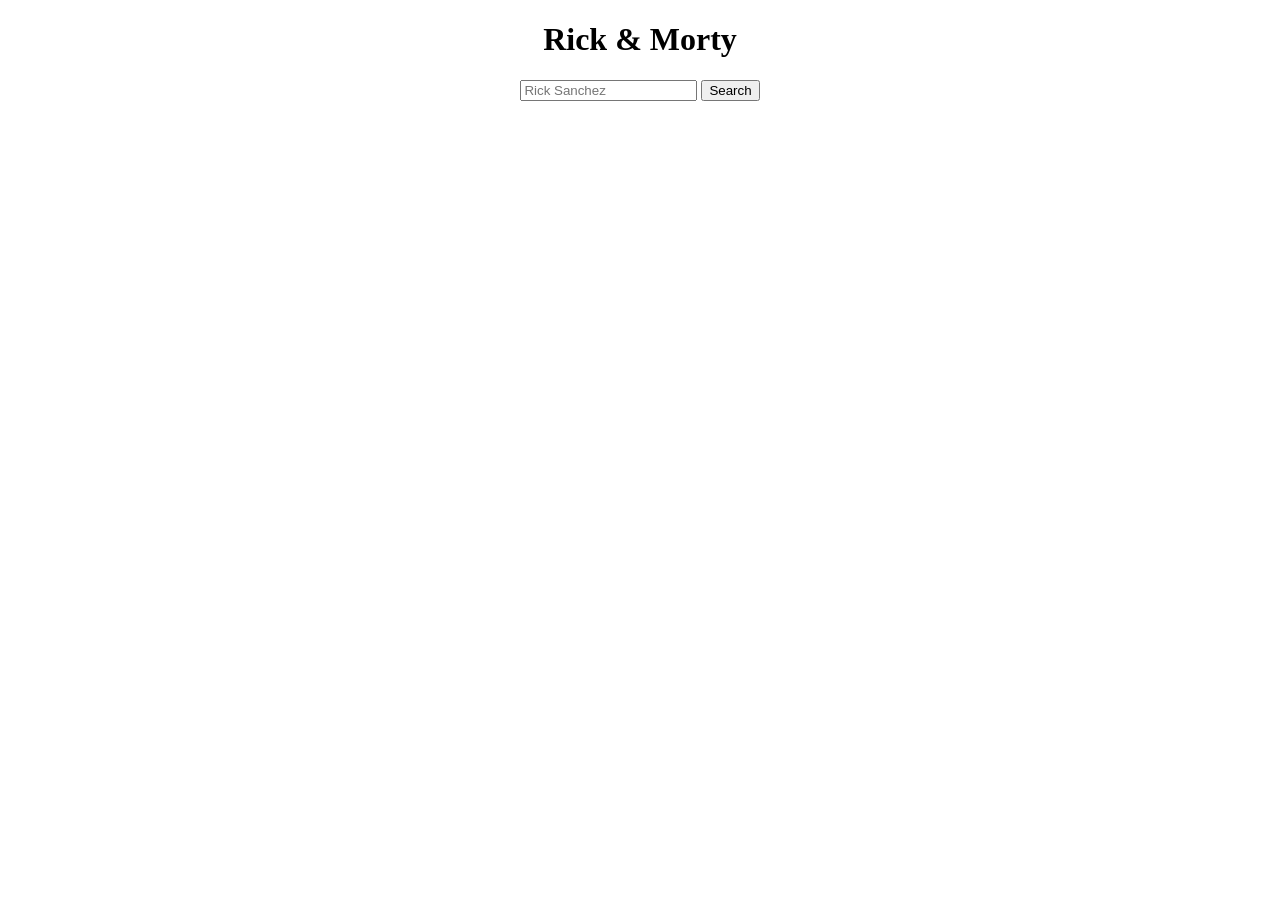
<file: api/index.html>
<!doctype html>
<html lang="en">
  <head>
    <meta charset="UTF-8" />
    <meta name="viewport" content="width=device-width, initial-scale=1.0" />
    <title>Rick & Morty API</title>
    <link rel="stylesheet" href="style.css" />
  </head>
  <body>
    <header>
      <h1>Rick & Morty</h1>
      <div>
        <input
          type="text"
          id="input-search"
          name="input-search"
          placeholder="Rick Sanchez"
        />
        <button type="button" id="btn-search">Search</button>
      </div>
    </header>
    <main>
      <section id="container"></section>
    </main>
    <script src="script.js"></script>
  </body>
</html>
</file>
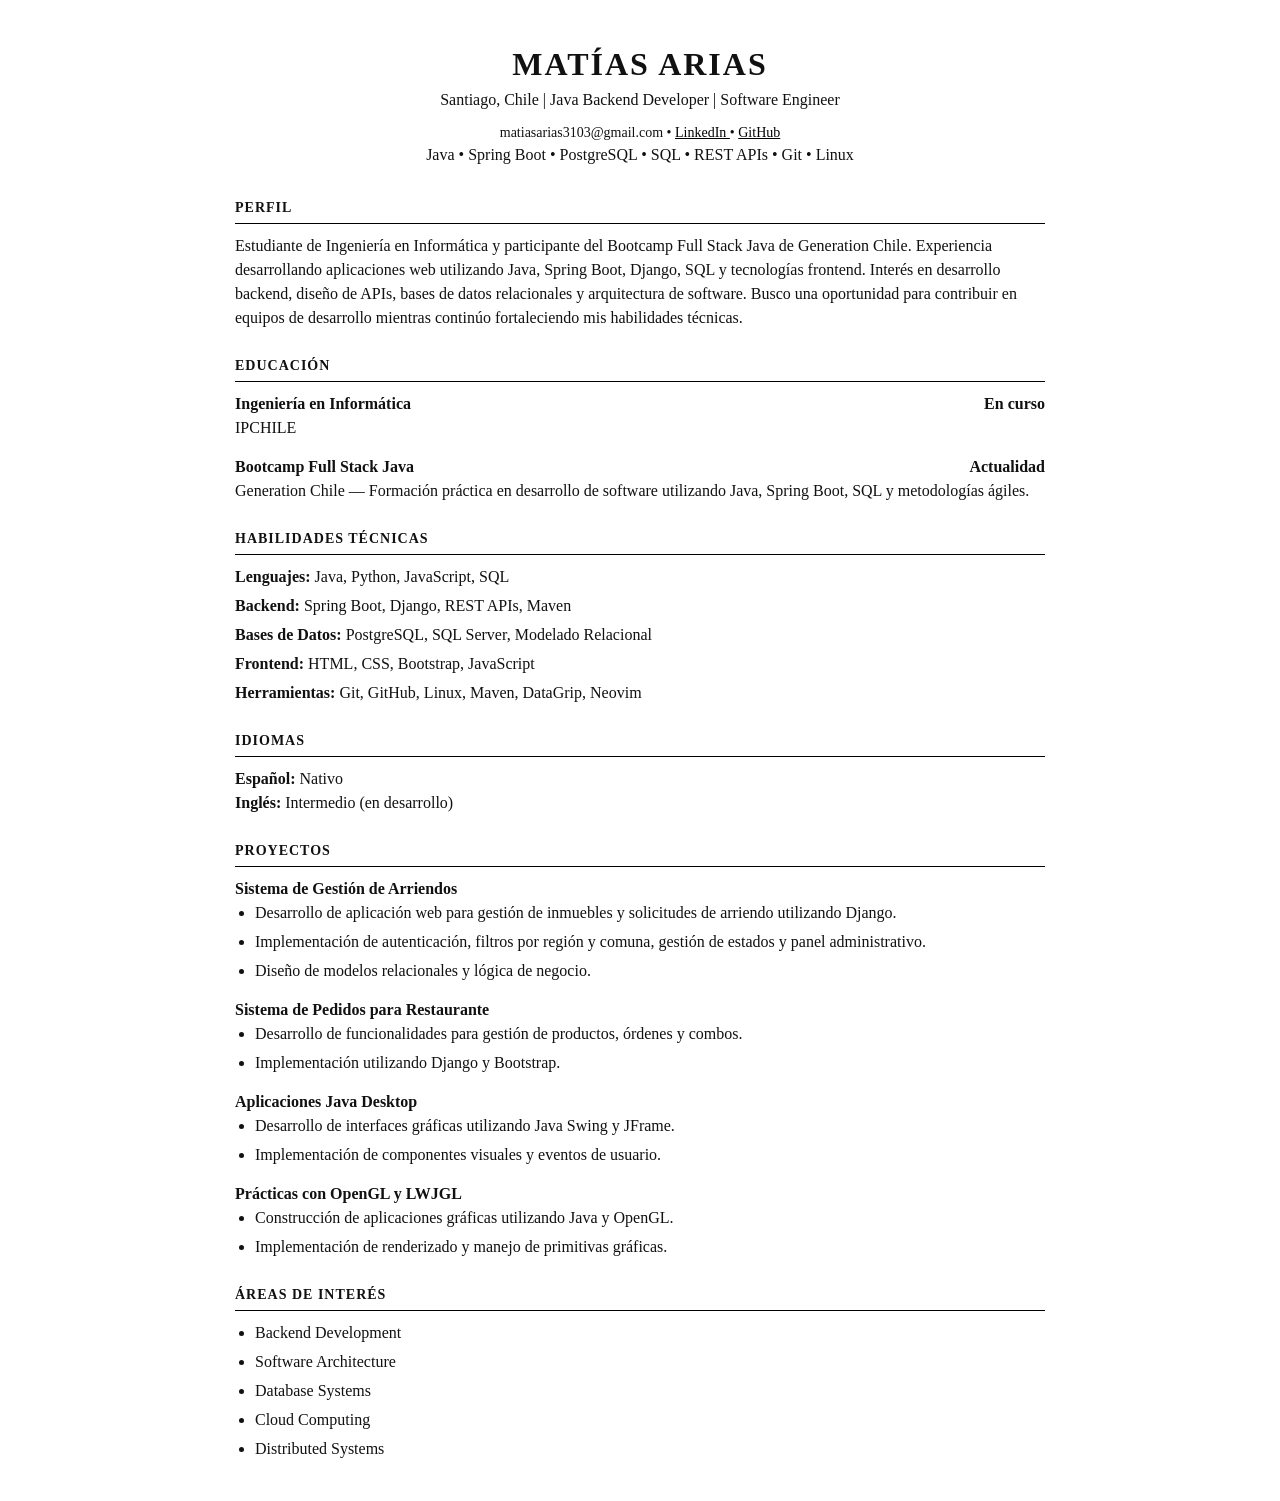
<file: cv/index.html>
<!doctype html>
<html lang="es">
  <head>
    <meta charset="UTF-8" />
    <meta name="viewport" content="width=device-width, initial-scale=1.0" />
    <title>Matías Arias - Software Engineer</title>
    <link rel="stylesheet" href="styles.css" />
  </head>

  <body>
    <div class="container">
      <header>
        <h1>MATÍAS ARIAS</h1>

        <p>Santiago, Chile | Java Backend Developer | Software Engineer</p>

        <div class="contact">
          <span>matiasarias3103@gmail.com</span>
          <span>•</span>

          <span>
            <a href="https://www.linkedin.com/in/arias-matias/" target="_blank">
              LinkedIn
            </a>
          </span>

          <span>•</span>

          <span>
            <a href="https://github.com/Matias311" target="_blank"> GitHub </a>
          </span>
        </div>

        <div class="highlights">
          Java • Spring Boot • PostgreSQL • SQL • REST APIs • Git • Linux
        </div>
      </header>

      <!-- PERFIL -->

      <section>
        <h2>PERFIL</h2>

        <p>
          Estudiante de Ingeniería en Informática y participante del Bootcamp
          Full Stack Java de Generation Chile. Experiencia desarrollando
          aplicaciones web utilizando Java, Spring Boot, Django, SQL y
          tecnologías frontend. Interés en desarrollo backend, diseño de APIs,
          bases de datos relacionales y arquitectura de software. Busco una
          oportunidad para contribuir en equipos de desarrollo mientras continúo
          fortaleciendo mis habilidades técnicas.
        </p>
      </section>

      <!-- EDUCACIÓN -->

      <section>
        <h2>EDUCACIÓN</h2>

        <div class="item">
          <div class="row">
            <strong>Ingeniería en Informática</strong>
            <span>En curso</span>
          </div>

          <p>IPCHILE</p>
        </div>

        <div class="item">
          <div class="row">
            <strong>Bootcamp Full Stack Java</strong>
            <span>Actualidad</span>
          </div>

          <p>
            Generation Chile — Formación práctica en desarrollo de software
            utilizando Java, Spring Boot, SQL y metodologías ágiles.
          </p>
        </div>
      </section>

      <!-- HABILIDADES -->

      <section>
        <h2>HABILIDADES TÉCNICAS</h2>

        <div class="skills">
          <p>
            <strong>Lenguajes:</strong>
            Java, Python, JavaScript, SQL
          </p>

          <p>
            <strong>Backend:</strong>
            Spring Boot, Django, REST APIs, Maven
          </p>

          <p>
            <strong>Bases de Datos:</strong>
            PostgreSQL, SQL Server, Modelado Relacional
          </p>

          <p>
            <strong>Frontend:</strong>
            HTML, CSS, Bootstrap, JavaScript
          </p>

          <p>
            <strong>Herramientas:</strong>
            Git, GitHub, Linux, Maven, DataGrip, Neovim
          </p>
        </div>
      </section>

      <!-- IDIOMAS -->

      <section>
        <h2>IDIOMAS</h2>

        <p>
          <strong>Español:</strong>
          Nativo
        </p>

        <p>
          <strong>Inglés:</strong>
          Intermedio (en desarrollo)
        </p>
      </section>

      <!-- PROYECTOS -->

      <section>
        <h2>PROYECTOS</h2>

        <div class="item">
          <div class="row">
            <strong>Sistema de Gestión de Arriendos</strong>
          </div>

          <ul>
            <li>
              Desarrollo de aplicación web para gestión de inmuebles y
              solicitudes de arriendo utilizando Django.
            </li>

            <li>
              Implementación de autenticación, filtros por región y comuna,
              gestión de estados y panel administrativo.
            </li>

            <li>Diseño de modelos relacionales y lógica de negocio.</li>
          </ul>
        </div>

        <div class="item">
          <div class="row">
            <strong>Sistema de Pedidos para Restaurante</strong>
          </div>

          <ul>
            <li>
              Desarrollo de funcionalidades para gestión de productos, órdenes y
              combos.
            </li>

            <li>Implementación utilizando Django y Bootstrap.</li>
          </ul>
        </div>

        <div class="item">
          <div class="row">
            <strong>Aplicaciones Java Desktop</strong>
          </div>

          <ul>
            <li>
              Desarrollo de interfaces gráficas utilizando Java Swing y JFrame.
            </li>

            <li>
              Implementación de componentes visuales y eventos de usuario.
            </li>
          </ul>
        </div>

        <div class="item">
          <div class="row">
            <strong>Prácticas con OpenGL y LWJGL</strong>
          </div>

          <ul>
            <li>
              Construcción de aplicaciones gráficas utilizando Java y OpenGL.
            </li>

            <li>
              Implementación de renderizado y manejo de primitivas gráficas.
            </li>
          </ul>
        </div>
      </section>

      <!-- ÁREAS DE INTERÉS -->

      <section>
        <h2>ÁREAS DE INTERÉS</h2>

        <ul>
          <li>Backend Development</li>
          <li>Software Architecture</li>
          <li>Database Systems</li>
          <li>Cloud Computing</li>
          <li>Distributed Systems</li>
        </ul>
      </section>
    </div>

    <script src="script.js"></script>
  </body>
</html>
</file>
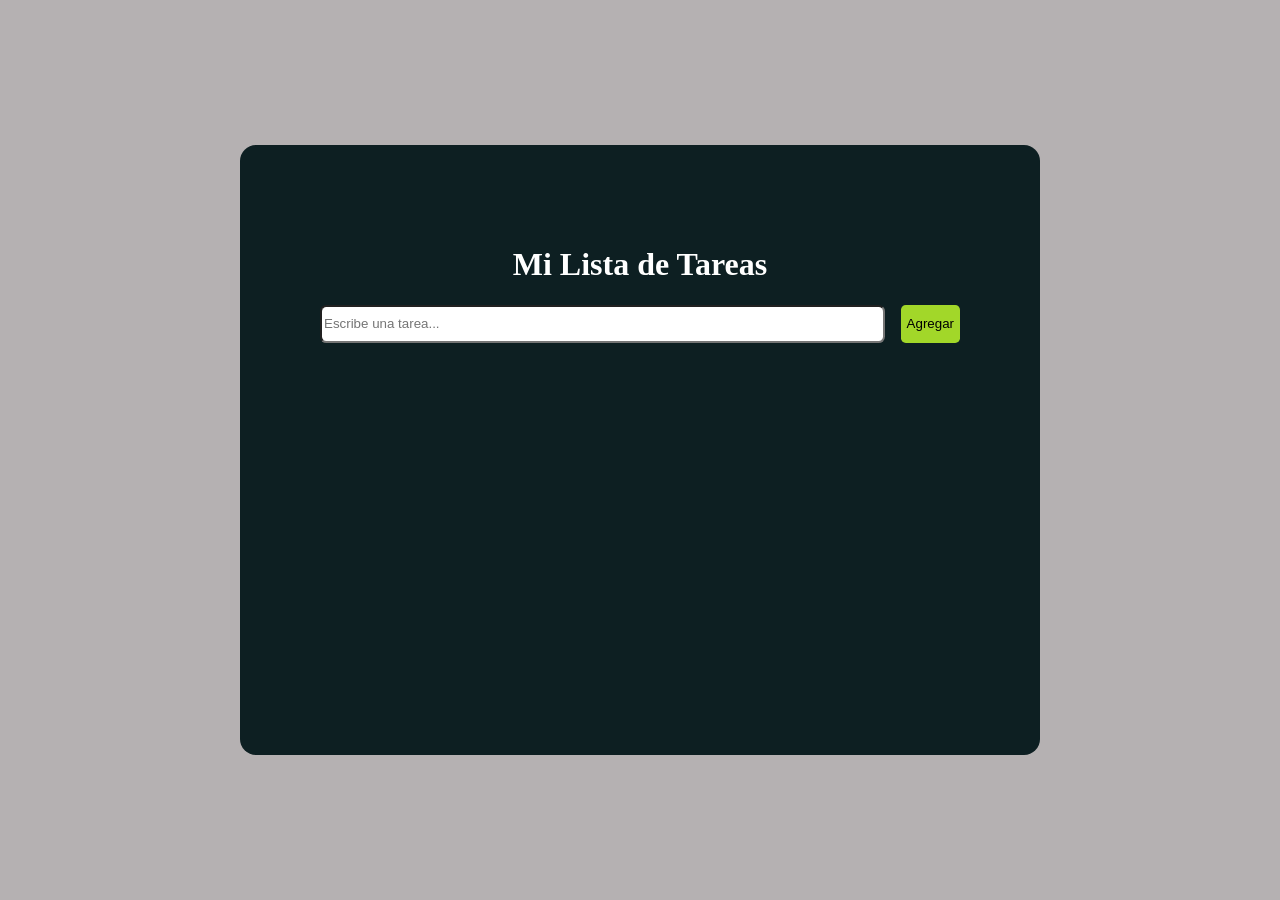
<file: todo-list/index.html>
<!doctype html>
<html lang="en">
  <head>
    <meta charset="UTF-8" />
    <meta name="viewport" content="width=device-width, initial-scale=1.0" />
    <title>Todo List</title>
    <link rel="stylesheet" href="style.css" />
  </head>
  <body>
    <main>
      <h1>Mi Lista de Tareas</h1>
      <section class="containerInput">
        <input
          type="text"
          name="input"
          id="inputTask"
          placeholder="Escribe una tarea..."
        />
        <button type="button" id="btnSubmit">Agregar</button>
      </section>
      <!-- TAREAS CREADAS -->
      <section id="container" class="containerCard"></section>
    </main>
    <script src="script.js"></script>
  </body>
</html>
</file>
<file: api/style.css>
body {
  padding: 0px;
  margin: 0px;
  box-sizing: border-box;

  & header {
    display: flex;
    flex-direction: column;
    justify-content: center;
    align-items: center;
  }

  & main {
    padding: 1rem;
    & section {
      display: flex;
      justify-content: space-evenly;
      flex-wrap: wrap;
      gap: 1rem;
    }
  }
}
</file>
<file: cv/styles.css>
* {
  margin: 0;
  padding: 0;
  box-sizing: border-box;
}

body {
  font-family: Georgia, serif;
  color: #111;
  background: white;
  line-height: 1.5;
}

a {
  color: #000;
}

.container {
  max-width: 850px;
  margin: 40px auto;
  padding: 0 20px;
}

header {
  text-align: center;
  margin-bottom: 30px;
}

h1 {
  font-size: 32px;
  letter-spacing: 2px;
}

.contact {
  margin-top: 10px;
  font-size: 14px;
}

section {
  margin-bottom: 25px;
}

h2 {
  font-size: 14px;
  letter-spacing: 1px;
  border-bottom: 1px solid #000;
  padding-bottom: 5px;
  margin-bottom: 10px;
}

.item {
  margin-bottom: 15px;
}

.row {
  display: flex;
  justify-content: space-between;
  font-weight: bold;
}

ul {
  margin-left: 20px;
}

li {
  margin-bottom: 5px;
}

.skills p {
  margin-bottom: 5px;
}

@media print {
  body {
    font-size: 11pt;
  }

  .container {
    max-width: 100%;
  }
}
</file>
<file: todo-list/style.css>
body {
  margin: 0px;
  padding: 0px;
  height: 100vh;
  box-sizing: border-box;
  display: flex;
  flex-direction: column;
  align-items: center;
  justify-content: center;
  background-color: #b5b1b2;

  & main {
    background-color: #0d1f22;
    overflow-y: auto;
    scrollbar-width: none;
    padding: 5rem;
    border-radius: 1rem;
    width: 50%;
    height: 50%;

    & h1 {
      text-align: center;
      color: #fff;
    }

    & .containerInput {
      display: flex;
      margin-top: 0.5rem;
      gap: 1rem;
      justify-content: space-between;

      & input {
        height: 2rem;
        border-radius: 0.4rem;
        flex: 1;
        outline: none;
      }

      & button {
        flex: 0;
        background-color: #a2d729;
        border: none;
        border-radius: 0.3rem;
        cursor: pointer;
      }
    }

    & .containerCard {
      margin-top: 0.5rem;
      display: flex;
      flex-direction: column;
      gap: 1rem;

      & div {
        display: flex;
        justify-content: space-between;
        background-color: #258ea6;
        border-radius: 1rem;
        padding: 1rem;

        & h2 {
          flex: 1;
          color: #fff;
          font-size: 1rem;
          padding: 0.5rem;
          margin: 0px;
        }
        & button {
          flex: 0;
          background-color: #c73e1d;
          color: #fff;
          border: none;
          cursor: pointer;
        }
      }
    }
  }
}
</file>
